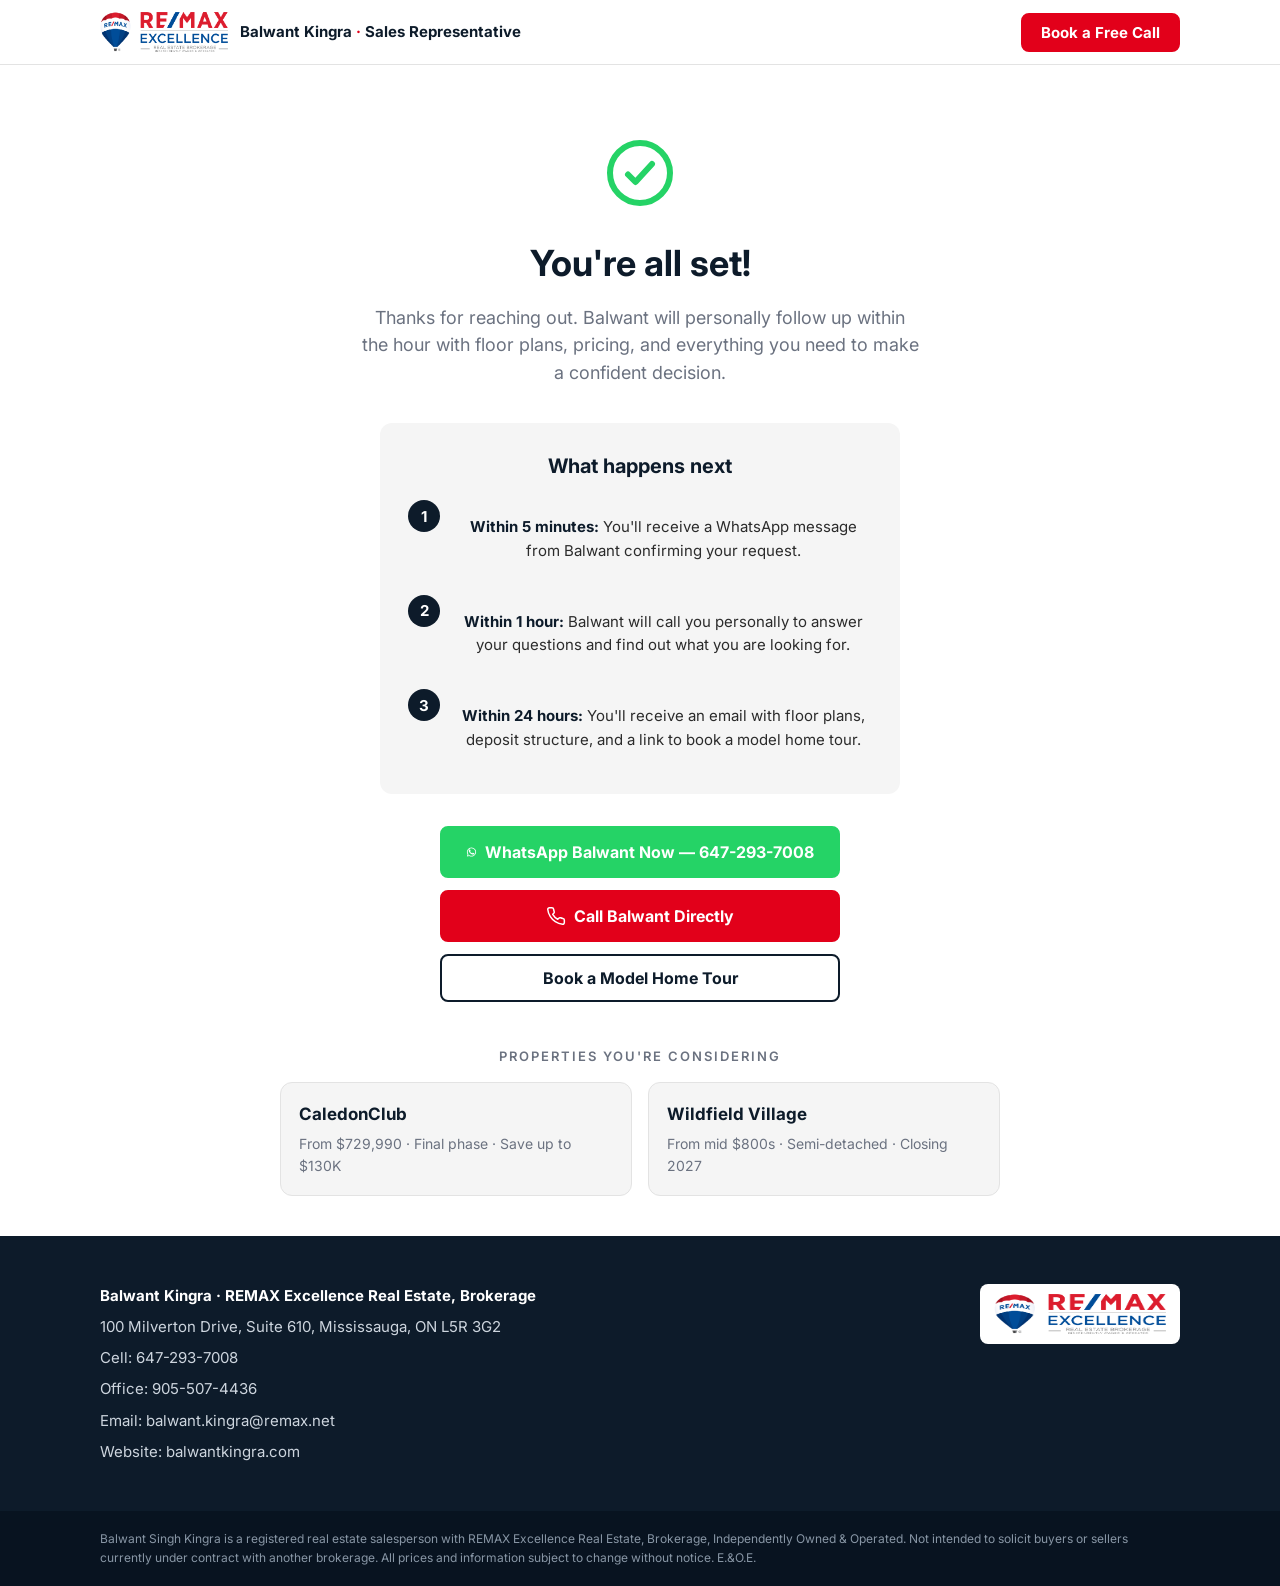
<file: thank-you/index.html>
<!DOCTYPE html>
<html lang="en">
<head>
<meta charset="UTF-8" />
<meta name="viewport" content="width=device-width, initial-scale=1.0" />
<title>Thank You | Balwant Kingra · REMAX Excellence</title>
<meta name="description" content="Thanks for reaching out. Balwant will personally follow up within the hour with floor plans, pricing, and everything you need to make a confident decision." />
<meta name="robots" content="noindex" />
<link rel="canonical" href="https://LP1.balwantkingra.com/thank-you/" />

<!-- Google Tag Manager -->
<script>(function(w,d,s,l,i){w[l]=w[l]||[];w[l].push({'gtm.start':
new Date().getTime(),event:'gtm.js'});var f=d.getElementsByTagName(s)[0],
j=d.createElement(s),dl=l!='dataLayer'?'&l='+l:'';j.async=true;j.src=
'https://www.googletagmanager.com/gtm.js?id='+i+dl;f.parentNode.insertBefore(j,f);
})(window,document,'script','dataLayer','GTM-MJTHQXQ4');</script>
<!-- End Google Tag Manager -->

<!-- Google tag (gtag.js) — GA4 -->
<script async src="https://www.googletagmanager.com/gtag/js?id=G-EL3TT1P3PE"></script>
<script>
  window.dataLayer = window.dataLayer || [];
  function gtag(){dataLayer.push(arguments);}
  gtag('js', new Date());
  gtag('config', 'G-EL3TT1P3PE');
</script>
<!-- End Google tag (gtag.js) -->

<!-- Microsoft Clarity -->
<script type="text/javascript">
    (function(c,l,a,r,i,t,y){
        c[a]=c[a]||function(){(c[a].q=c[a].q||[]).push(arguments)};
        t=l.createElement(r);t.async=1;t.src="https://www.clarity.ms/tag/"+i;
        y=l.getElementsByTagName(r)[0];y.parentNode.insertBefore(t,y);
    })(window, document, "clarity", "script", "x52bghk8mr");
</script>
<!-- End Microsoft Clarity -->

<!-- Meta Pixel Code -->
<script>!function(f,b,e,v,n,t,s){if(f.fbq)return;n=f.fbq=function(){n.callMethod?n.callMethod.apply(n,arguments):n.queue.push(arguments)};if(!f._fbq)f._fbq=n;n.push=n;n.loaded=!0;n.version='2.0';n.queue=[];t=b.createElement(e);t.async=!0;t.src=v;s=b.getElementsByTagName(e)[0];s.parentNode.insertBefore(t,s)}(window, document,'script','https://connect.facebook.net/en_US/fbevents.js');fbq('init', '849360980130589');fbq('track', 'PageView');fbq('track', 'Lead');</script>
<noscript><img height="1" width="1" style="display:none" src="https://www.facebook.com/tr?id=849360980130589&ev=PageView&noscript=1"/></noscript>
<!-- End Meta Pixel Code -->

<link rel="preconnect" href="https://fonts.googleapis.com" />
<link rel="preconnect" href="https://fonts.gstatic.com" crossorigin />
<link href="https://fonts.googleapis.com/css2?family=Inter:wght@400;600;700&display=swap" rel="stylesheet" />

<!-- Calendly -->
<link rel="stylesheet" href="https://assets.calendly.com/assets/external/widget.css" />
<script src="https://assets.calendly.com/assets/external/widget.js" async></script>

<link rel="stylesheet" href="/css/styles.css" />
</head>
<body>
<!-- Google Tag Manager (noscript) -->
<noscript><iframe src="https://www.googletagmanager.com/ns.html?id=GTM-MJTHQXQ4"
height="0" width="0" style="display:none;visibility:hidden"></iframe></noscript>
<!-- End Google Tag Manager (noscript) -->

<!-- ============ NAVIGATION (same as main page) ============ -->
<header class="nav" id="top">
  <div class="nav__inner">
    <a href="/" class="nav__logo">
      <img src="/assets/remax-logo-white.png" alt="REMAX Excellence" class="nav__logo-img" />
      <span class="nav__logo-text">Balwant Kingra <span class="nav__dot">·</span> Sales Representative</span>
    </a>
    <a href="/#lead-form" class="btn btn--red nav__cta">Book a Free Call</a>
  </div>
</header>

<!-- ============ HERO ============ -->
<section class="ty-hero">
  <svg class="ty-check" viewBox="0 0 24 24" fill="none" stroke="currentColor" stroke-width="2" stroke-linecap="round" stroke-linejoin="round" aria-hidden="true">
    <circle cx="12" cy="12" r="10"/>
    <path d="M8 12.5l2.5 2.5L16 9"/>
  </svg>
  <h1 class="ty-hero__title">You're all set!</h1>
  <p class="ty-hero__sub">Thanks for reaching out. Balwant will personally follow up within the hour with floor plans, pricing, and everything you need to make a confident decision.</p>

  <!-- What happens next -->
  <div class="ty-next">
    <h2 class="ty-next__title">What happens next</h2>
    <div class="ty-step">
      <div class="ty-step__num">1</div>
      <p class="ty-step__text"><strong>Within 5 minutes:</strong> You'll receive a WhatsApp message from Balwant confirming your request.</p>
    </div>
    <div class="ty-step">
      <div class="ty-step__num">2</div>
      <p class="ty-step__text"><strong>Within 1 hour:</strong> Balwant will call you personally to answer your questions and find out what you are looking for.</p>
    </div>
    <div class="ty-step">
      <div class="ty-step__num">3</div>
      <p class="ty-step__text"><strong>Within 24 hours:</strong> You'll receive an email with floor plans, deposit structure, and a link to book a model home tour.</p>
    </div>
  </div>

  <!-- Action buttons -->
  <div class="ty-actions">
    <a href="https://wa.me/16472937008?text=Hi%20Balwant%2C%20I%20just%20submitted%20a%20request%20on%20your%20Caledon%20homes%20page.%20Looking%20forward%20to%20hearing%20from%20you." class="btn btn--wa btn--full" target="_blank" rel="noopener">
      <svg viewBox="0 0 24 24" width="20" height="20" fill="currentColor" aria-hidden="true"><path d="M17.5 14.4c-.3-.15-1.77-.87-2.04-.97-.27-.1-.47-.15-.67.15-.2.3-.77.96-.94 1.16-.17.2-.35.22-.65.07-.3-.15-1.26-.46-2.4-1.48-.89-.79-1.49-1.77-1.66-2.07-.17-.3-.02-.46.13-.61.13-.13.3-.35.45-.52.15-.17.2-.3.3-.5.1-.2.05-.37-.02-.52-.08-.15-.67-1.61-.92-2.21-.24-.58-.49-.5-.67-.51l-.57-.01c-.2 0-.52.07-.79.37-.27.3-1.04 1.02-1.04 2.48 0 1.46 1.06 2.87 1.21 3.07.15.2 2.09 3.2 5.07 4.49.71.31 1.26.49 1.69.63.71.22 1.36.19 1.87.12.57-.09 1.77-.72 2.02-1.42.25-.7.25-1.3.17-1.42-.07-.13-.27-.2-.57-.35z"/><path d="M12 2a10 10 0 0 0-8.6 15.06L2 22l5.05-1.32A10 10 0 1 0 12 2zm0 18.2a8.18 8.18 0 0 1-4.17-1.14l-.3-.18-3 .78.8-2.92-.2-.31A8.2 8.2 0 1 1 12 20.2z"/></svg>
      WhatsApp Balwant Now — 647-293-7008
    </a>
    <a href="tel:6472937008" class="btn btn--red btn--full">
      <svg viewBox="0 0 24 24" width="20" height="20" fill="none" stroke="currentColor" stroke-width="1.8" stroke-linecap="round" stroke-linejoin="round" aria-hidden="true"><path d="M22 16.92v3a2 2 0 0 1-2.18 2 19.79 19.79 0 0 1-8.63-3.07 19.5 19.5 0 0 1-6-6 19.79 19.79 0 0 1-3.07-8.67A2 2 0 0 1 4.11 2h3a2 2 0 0 1 2 1.72c.13.96.36 1.9.7 2.81a2 2 0 0 1-.45 2.11L8.09 9.91a16 16 0 0 0 6 6l1.27-1.27a2 2 0 0 1 2.11-.45c.91.34 1.85.57 2.81.7A2 2 0 0 1 22 16.92z"/></svg>
      Call Balwant Directly
    </a>
    <a href="https://wa.me/16472937008?text=Hi%20Balwant%2C%20I'd%20like%20to%20book%20a%20model%20home%20tour%20for%20the%20Caledon%20homes." class="btn btn--outline-navy btn--full" target="_blank" rel="noopener">Book a Model Home Tour</a>
  </div>

  <!-- Property reminder strip -->
  <div class="ty-reminder">
    <p class="ty-reminder__heading">Properties you're considering</p>
    <div class="ty-mini-cards">
      <div class="ty-mini">
        <p class="ty-mini__name">CaledonClub</p>
        <p class="ty-mini__detail">From $729,990 · Final phase · Save up to $130K</p>
      </div>
      <div class="ty-mini">
        <p class="ty-mini__name">Wildfield Village</p>
        <p class="ty-mini__detail">From mid $800s · Semi-detached · Closing 2027</p>
      </div>
    </div>
  </div>
</section>

<!-- ============ FOOTER (same as main page) ============ -->
<footer class="footer">
  <div class="container footer__inner">
    <div class="footer__col">
      <p class="footer__name">Balwant Kingra · REMAX Excellence Real Estate, Brokerage</p>
      <p>100 Milverton Drive, Suite 610, Mississauga, ON L5R 3G2</p>
      <p>Cell: <a href="tel:6472937008">647-293-7008</a></p>
      <p>Office: <a href="tel:9055074436">905-507-4436</a></p>
      <p>Email: <a href="mailto:balwant.kingra@remax.net">balwant.kingra@remax.net</a></p>
      <p>Website: <a href="https://www.balwantkingra.com">balwantkingra.com</a></p>
    </div>
    <div class="footer__col footer__col--logo">
      <img src="/assets/remax-logo-white.png" alt="REMAX Excellence" width="200" height="60" loading="lazy" />
    </div>
  </div>
  <div class="footer__strip">
    <div class="container">
      <p>Balwant Singh Kingra is a registered real estate salesperson with REMAX Excellence Real Estate, Brokerage, Independently Owned &amp; Operated. Not intended to solicit buyers or sellers currently under contract with another brokerage. All prices and information subject to change without notice. E.&amp;O.E.</p>
    </div>
  </div>
</footer>

<!-- ============ MOBILE STICKY BAR ============ -->
<div class="sticky-bar">
  <a href="tel:6472937008" class="sticky-bar__half sticky-bar__call">
    <svg viewBox="0 0 24 24" fill="none" stroke="currentColor" stroke-width="1.8" stroke-linecap="round" stroke-linejoin="round" aria-hidden="true"><path d="M22 16.92v3a2 2 0 0 1-2.18 2 19.79 19.79 0 0 1-8.63-3.07 19.5 19.5 0 0 1-6-6 19.79 19.79 0 0 1-3.07-8.67A2 2 0 0 1 4.11 2h3a2 2 0 0 1 2 1.72c.13.96.36 1.9.7 2.81a2 2 0 0 1-.45 2.11L8.09 9.91a16 16 0 0 0 6 6l1.27-1.27a2 2 0 0 1 2.11-.45c.91.34 1.85.57 2.81.7A2 2 0 0 1 22 16.92z"/></svg>
    <span>Call Now</span>
  </a>
  <a href="https://wa.me/16472937008?text=Hi%20Balwant%2C%20I%20just%20submitted%20a%20request%20on%20your%20Caledon%20homes%20page.%20Looking%20forward%20to%20hearing%20from%20you." class="sticky-bar__half sticky-bar__whatsapp" target="_blank" rel="noopener">
    <svg viewBox="0 0 24 24" fill="currentColor" aria-hidden="true"><path d="M17.5 14.4c-.3-.15-1.77-.87-2.04-.97-.27-.1-.47-.15-.67.15-.2.3-.77.96-.94 1.16-.17.2-.35.22-.65.07-.3-.15-1.26-.46-2.4-1.48-.89-.79-1.49-1.77-1.66-2.07-.17-.3-.02-.46.13-.61.13-.13.3-.35.45-.52.15-.17.2-.3.3-.5.1-.2.05-.37-.02-.52-.08-.15-.67-1.61-.92-2.21-.24-.58-.49-.5-.67-.51l-.57-.01c-.2 0-.52.07-.79.37-.27.3-1.04 1.02-1.04 2.48 0 1.46 1.06 2.87 1.21 3.07.15.2 2.09 3.2 5.07 4.49.71.31 1.26.49 1.69.63.71.22 1.36.19 1.87.12.57-.09 1.77-.72 2.02-1.42.25-.7.25-1.3.17-1.42-.07-.13-.27-.2-.57-.35z"/><path d="M12 2a10 10 0 0 0-8.6 15.06L2 22l5.05-1.32A10 10 0 1 0 12 2zm0 18.2a8.18 8.18 0 0 1-4.17-1.14l-.3-.18-3 .78.8-2.92-.2-.31A8.2 8.2 0 1 1 12 20.2z"/></svg>
    <span>WhatsApp</span>
  </a>
</div>

<script src="/js/script.js"></script>
</body>
</html>
</file>
<file: css/styles.css>
/* =====================================================
   Balwant Kingra · REMAX Excellence — Caledon Homes LP
   Colour palette:
     --red:    #E2001A  REMAX red (buttons, badges, accents)
     --navy:   #0D1B2A  dark navy (nav, headers, dark sections)
     --white:  #FFFFFF
     --grey:   #F5F5F5  light grey section backgrounds
     --wa:     #25D366  WhatsApp green
   Font: Inter (400 / 600 / 700)
   ===================================================== */

:root {
  --red: #E2001A;
  --red-dark: #b80015;
  --navy: #0D1B2A;
  --navy-light: #1a2c40;
  --white: #FFFFFF;
  --grey: #F5F5F5;
  --wa: #25D366;
  --wa-dark: #1da851;
  --amber: #F39C12;
  --amber-text: #412402;
  --text: #2b2b2b;
  --text-muted: #6b7280;
  --border: #e3e3e3;
  --maxw: 1120px;
  --radius: 12px;
  --shadow: 0 6px 24px rgba(13, 27, 42, 0.08);
}

* { box-sizing: border-box; }

html { scroll-behavior: smooth; }

html, body { overflow-x: hidden; max-width: 100%; }

body {
  margin: 0;
  font-family: 'Inter', -apple-system, BlinkMacSystemFont, 'Segoe UI', Roboto, sans-serif;
  font-weight: 400;
  color: var(--text);
  line-height: 1.55;
  background: var(--white);
  -webkit-font-smoothing: antialiased;
}

img { max-width: 100%; display: block; }

a { color: inherit; }

/* ---------- Layout helpers ---------- */
.container {
  width: 100%;
  max-width: var(--maxw);
  margin: 0 auto;
  padding: 0 20px;
}
.container--narrow { max-width: 820px; }
.container--form { max-width: 640px; }

.section { padding: 64px 0; }
.section--white { background: var(--white); }
.section--grey { background: var(--grey); }
.section--navy { background: var(--navy); color: var(--white); }

.section__heading {
  font-size: 30px;
  font-weight: 700;
  color: var(--navy);
  text-align: center;
  margin: 0 0 32px;
  line-height: 1.25;
}
.section--navy .section__heading { color: var(--white); }

.section__subheading {
  text-align: center;
  color: var(--text-muted);
  margin: -16px auto 32px;
  max-width: 620px;
}
.section__body {
  text-align: center;
  color: var(--text);
  font-size: 18px;
  margin: 0 auto 36px;
  max-width: 700px;
}

/* ---------- Buttons ---------- */
.btn {
  display: inline-flex;
  align-items: center;
  justify-content: center;
  gap: 8px;
  font-family: inherit;
  font-weight: 700;
  font-size: 16px;
  line-height: 1;
  padding: 14px 24px;
  border-radius: 8px;
  border: 2px solid transparent;
  cursor: pointer;
  text-decoration: none;
  transition: background-color .15s ease, color .15s ease, transform .05s ease;
  white-space: nowrap;
}
.btn:active { transform: translateY(1px); }

.btn--red { background: var(--red); color: #fff; border-color: var(--red); }
.btn--red:hover { background: var(--red-dark); border-color: var(--red-dark); }

.btn--navy { background: var(--navy); color: #fff; border-color: var(--navy); }
.btn--navy:hover { background: var(--navy-light); border-color: var(--navy-light); }

.btn--outline-white { background: transparent; color: #fff; border-color: #fff; }
.btn--outline-white:hover { background: rgba(255,255,255,.12); }

.btn--outline-navy { background: transparent; color: var(--navy); border-color: var(--navy); }
.btn--outline-navy:hover { background: rgba(13,27,42,.06); }

.btn--full { width: 100%; }

/* ---------- Pills / badges ---------- */
.pill {
  display: inline-block;
  font-size: 13px;
  font-weight: 600;
  padding: 6px 14px;
  border-radius: 999px;
  line-height: 1.2;
}
.pill--red { background: var(--red); color: #fff; }
.pill--amber { background: var(--amber); color: var(--amber-text); }

/* ============ SECTION 1 — NAVIGATION ============ */
.nav {
  position: sticky;
  top: 0;
  z-index: 100;
  background: var(--white);
  border-bottom: 1px solid var(--border);
}
.nav__inner {
  max-width: var(--maxw);
  margin: 0 auto;
  padding: 12px 20px;
  display: flex;
  align-items: center;
  justify-content: space-between;
  gap: 12px;
}
.nav__logo {
  font-weight: 700;
  font-size: 17px;
  color: var(--navy);
  text-decoration: none;
  display: flex;
  align-items: center;
  gap: 12px;
}
.nav__logo-img {
  height: 40px;
  width: auto;
  display: block;
}
.nav__logo-text {
  font-size: 15px;
  font-weight: 700;
  color: var(--navy);
  line-height: 1.2;
}
.nav__dot { color: var(--red); }
.nav__cta { padding: 10px 18px; font-size: 15px; }

/* ============ SECTION 2 — HERO ============ */
.hero {
  position: relative;
  width: 100%;
  min-height: 86vh;
  display: flex;
  align-items: center;
  justify-content: center;
  text-align: center;
  background-image: url('../assets/hero.png');
  background-size: cover;
  background-position: center;
  color: #fff;
  overflow: hidden;
}
.hero__overlay {
  position: absolute;
  inset: 0;
  background: rgba(13, 27, 42, 0.65); /* navy @ 65% */
}
.hero__content {
  position: relative;
  z-index: 1;
  max-width: 820px;
  padding: 80px 20px;
}
.hero__title {
  font-size: 44px;
  font-weight: 700;
  line-height: 1.15;
  margin: 18px 0 16px;
}
.hero__sub {
  font-size: 18px;
  font-weight: 400;
  max-width: 640px;
  margin: 0 auto 28px;
  color: rgba(255,255,255,.92);
}
.hero__buttons {
  display: flex;
  gap: 14px;
  justify-content: center;
  flex-wrap: wrap;
}

/* ============ SOCIAL PROOF BAR ============ */
.proof-bar {
  background: var(--navy);
  padding: 22px 0;
}
.proof-bar__grid {
  display: grid;
  grid-template-columns: repeat(4, 1fr);
  gap: 16px;
  text-align: center;
}
.proof-bar__item {
  display: flex;
  flex-direction: column;
  gap: 2px;
}
.proof-bar__number {
  font-size: 22px;
  font-weight: 700;
  color: #fff;
}
.proof-bar__text {
  font-size: 13px;
  color: #b9c2cc;
}

/* ============ TOP ANNOUNCEMENT / FOMO BAR ============ */
.announce {
  background: var(--red);
  color: #fff;
  font-size: 14px;
}
.announce__inner {
  max-width: var(--maxw);
  margin: 0 auto;
  padding: 9px 20px;
  display: flex;
  align-items: center;
  justify-content: center;
  gap: 10px;
  text-align: center;
  color: inherit;
  text-decoration: none;
  cursor: pointer;
}
.announce__arrow {
  flex-shrink: 0;
  font-weight: 700;
  white-space: nowrap;
  background: rgba(255, 255, 255, .22);
  padding: 3px 11px;
  border-radius: 999px;
  transition: transform .15s ease, background .15s ease;
}
.announce__inner:hover .announce__arrow,
.announce__inner:focus-visible .announce__arrow {
  background: rgba(255, 255, 255, .34);
  transform: translateX(3px);
}
.announce__dot {
  width: 9px; height: 9px;
  border-radius: 50%;
  background: #fff;
  flex-shrink: 0;
  animation: announce-pulse 1.4s ease-in-out infinite;
}
@keyframes announce-pulse {
  0%, 100% { opacity: 1; transform: scale(1); }
  50% { opacity: .4; transform: scale(.7); }
}
.announce__text strong { font-weight: 700; }

/* ============ FOMO / URGENCY STRIP ============ */
.urgency {
  background: var(--navy);
  color: #fff;
  padding: 28px 0;
}
.urgency__inner {
  display: flex;
  align-items: center;
  justify-content: space-between;
  gap: 32px;
  flex-wrap: wrap;
}
.urgency__left { flex: 1; min-width: 280px; }
.urgency__pill {
  display: inline-block;
  background: var(--amber);
  color: var(--amber-text);
  font-size: 12px;
  font-weight: 700;
  text-transform: uppercase;
  letter-spacing: 1px;
  padding: 5px 12px;
  border-radius: 999px;
  margin-bottom: 10px;
}
.urgency__text { margin: 0; font-size: 16px; color: #e6ebf1; line-height: 1.55; }
.urgency__text strong { color: #fff; }
.urgency__stats { display: flex; gap: 28px; }
.urgency__stat { text-align: center; }
.urgency__num {
  display: block;
  font-size: 34px;
  font-weight: 700;
  color: var(--red);
  line-height: 1.1;
}
.urgency__label { font-size: 12px; color: #b9c2cc; }

/* ============ EMOTIONAL CONNECT ============ */
.emotion { text-align: center; }
.emotion__pill { margin-bottom: 14px; }
.emotion__heading { margin-bottom: 22px; }
.emotion__lead {
  font-size: 20px;
  font-weight: 600;
  color: var(--navy);
  line-height: 1.5;
  margin: 0 auto 20px;
  max-width: 720px;
}
.emotion__body {
  font-size: 17px;
  color: var(--text);
  line-height: 1.65;
  margin: 0 auto 18px;
  max-width: 720px;
}
.emotion__quote {
  background: var(--grey);
  border-left: 4px solid var(--red);
  border-radius: 8px;
  padding: 24px 28px;
  margin: 32px auto;
  max-width: 680px;
  text-align: left;
}
.emotion__quote p {
  font-size: 18px;
  font-style: italic;
  color: var(--navy);
  margin: 0 0 12px;
  line-height: 1.55;
}
.emotion__quote cite {
  font-style: normal;
  font-weight: 600;
  color: var(--text-muted);
  font-size: 14px;
}
.emotion__cta { margin-top: 8px; }

/* ============ IMAGE GALLERY — infinite scroll ============ */
.gallery {
  overflow: hidden;
  background: var(--white);
  padding: 24px 0;
}
.gallery__track {
  display: flex;
  gap: 16px;
  width: max-content;
  animation: gallery-scroll 40s linear infinite;
}
.gallery__track img {
  height: 220px;
  width: auto;
  border-radius: 10px;
  object-fit: cover;
  flex-shrink: 0;
}
@keyframes gallery-scroll {
  0% { transform: translateX(0); }
  100% { transform: translateX(-50%); }
}
.gallery:hover .gallery__track {
  animation-play-state: paused;
}

@media (max-width: 768px) {
  .gallery__track img { height: 160px; }
  .gallery { padding: 16px 0; }
}

/* ============ SECTION 3 — PROPERTY CARDS ============ */
.cards {
  display: grid;
  grid-template-columns: repeat(2, 1fr);
  gap: 28px;
}
.card {
  background: #fff;
  border: 1px solid var(--border);
  border-radius: var(--radius);
  overflow: hidden;
  display: flex;
  flex-direction: column;
  box-shadow: var(--shadow);
}
.card__media { position: relative; }
.card__media img { width: 100%; height: 240px; object-fit: cover; }
.card__badge { position: absolute; top: 14px; left: 14px; }
.card__body { padding: 22px; display: flex; flex-direction: column; flex: 1; }
.card__name { font-size: 24px; font-weight: 700; color: var(--navy); margin: 0 0 4px; }
.card__meta { font-size: 13px; color: var(--text-muted); margin: 0 0 14px; }
.card__price { font-size: 26px; font-weight: 700; color: var(--red); margin: 0 0 4px; }
.card__save { font-weight: 700; color: var(--navy); margin: 0 0 8px; }
.card__type { color: var(--text-muted); margin: 0 0 14px; }
.card__list { list-style: none; padding: 0; margin: 0 0 14px; }
.card__list li {
  position: relative;
  padding-left: 24px;
  margin-bottom: 9px;
  font-size: 15px;
}
.card__list li::before {
  content: "";
  position: absolute;
  left: 0; top: 7px;
  width: 8px; height: 8px;
  border-radius: 50%;
  background: var(--red);
}
.card__fine { font-size: 12px; color: var(--text-muted); margin: 0 0 16px; }
.card .btn { margin-top: auto; }
.card__specs {
  display: flex;
  gap: 12px;
  flex-wrap: wrap;
  margin-bottom: 14px;
}
.card__specs span {
  background: var(--grey);
  border: 1px solid var(--border);
  border-radius: 6px;
  padding: 5px 10px;
  font-size: 13px;
  font-weight: 600;
  color: var(--navy);
}

/* Models teaser grid */
.models {
  margin-top: 40px;
  text-align: center;
}
.models__heading {
  font-size: 22px;
  font-weight: 700;
  color: var(--navy);
  margin: 0 0 8px;
}
.models__sub {
  color: var(--text-muted);
  font-size: 15px;
  margin: 0 0 24px;
}
.models__grid {
  display: grid;
  grid-template-columns: repeat(3, 1fr);
  gap: 16px;
}
.models__item {
  background: #fff;
  border: 1px solid var(--border);
  border-radius: var(--radius);
  padding: 18px 14px;
  display: flex;
  flex-direction: column;
  gap: 4px;
  cursor: pointer;
  transition: border-color .15s ease, box-shadow .15s ease, transform .05s ease;
}
.models__item:hover,
.models__item:focus-visible {
  border-color: var(--red);
  box-shadow: var(--shadow);
  outline: none;
}
.models__item:active { transform: translateY(1px); }
.models__name {
  font-weight: 700;
  color: var(--navy);
  font-size: 16px;
}
.models__detail {
  font-size: 13px;
  color: var(--text-muted);
}
.models__size {
  font-size: 14px;
  font-weight: 600;
  color: var(--red);
  margin-top: 4px;
}
.models__cta {
  font-size: 13px;
  font-weight: 700;
  color: var(--navy);
  margin-top: 8px;
}
.models__action { margin-top: 24px; }

/* Centered call-to-action wrapper for in-page "Book a Call" buttons */
.section__cta { margin-top: 28px; text-align: center; }

/* ============ SECTION 4 — WHY CALEDON ============ */
.features {
  display: grid;
  grid-template-columns: repeat(4, 1fr);
  gap: 24px;
  margin-bottom: 40px;
}
.feature { text-align: center; padding: 8px; }
.feature__icon {
  width: 44px; height: 44px;
  color: var(--red);
  margin: 0 auto 12px;
}
.feature__label { font-size: 18px; font-weight: 700; color: var(--navy); margin: 0 0 4px; }
.feature__sub { font-size: 14px; color: var(--text-muted); margin: 0; }

.map {
  width: 100%;
  border-radius: var(--radius);
  overflow: hidden;
  box-shadow: var(--shadow);
}
.map iframe {
  width: 100%;
  height: 300px;
  border: 0;
  display: block;
}

/* ============ SECTION 5 — FIRST-TIME BUYER ============ */
.trust {
  display: grid;
  grid-template-columns: repeat(3, 1fr);
  gap: 28px;
}
.trust__item { text-align: center; padding: 8px; }
.trust__icon {
  width: 40px; height: 40px;
  color: var(--red);
  margin: 0 auto 12px;
}
.trust__label { font-size: 18px; font-weight: 700; color: var(--navy); margin: 0 0 4px; }
.trust__text { font-size: 14px; color: var(--text-muted); margin: 0; }

/* ============ SECTION 6 — ABOUT BALWANT ============ */
.about {
  display: grid;
  grid-template-columns: 320px 1fr;
  gap: 48px;
  align-items: center;
}
.about__media { display: flex; justify-content: center; }
.about__photo {
  width: 280px; height: 280px;
  object-fit: cover;
  border-radius: 18px;
  border: 4px solid rgba(255,255,255,.85);
}
.about__label {
  color: var(--red);
  text-transform: uppercase;
  letter-spacing: 2px;
  font-size: 13px;
  font-weight: 700;
  margin: 0 0 8px;
}
.about__name { font-size: 30px; font-weight: 700; margin: 0 0 4px; color: #fff; }
.about__title { color: #b9c2cc; margin: 0 0 18px; }
.about__bio { color: #cdd5de; margin: 0 0 18px; }
.about__stars { color: #FFC107; font-size: 20px; letter-spacing: 2px; margin: 0 0 18px; }
.about__reviews { color: #b9c2cc; font-size: 14px; letter-spacing: 0; vertical-align: middle; }
.about__remax {
  margin: 0 0 22px;
  height: auto;
  background: #fff;
  padding: 10px 14px;
  border-radius: 8px;
}

/* ============ SECTION 7 — LEAD FORM ============ */
.form { margin-top: 8px; }
.field { margin-bottom: 18px; }
.field label,
.field__legend {
  display: block;
  font-weight: 600;
  font-size: 15px;
  color: var(--navy);
  margin-bottom: 6px;
}
.field__optional { color: var(--text-muted); font-weight: 400; }
.field input[type="text"],
.field input[type="tel"],
.field input[type="email"],
.field select {
  width: 100%;
  font-family: inherit;
  font-size: 16px;
  padding: 13px 14px;
  border: 1px solid var(--border);
  border-radius: 8px;
  background: #fff;
  color: var(--text);
  appearance: none;
}
.field select {
  background-image: url("data:image/svg+xml,%3Csvg xmlns='http://www.w3.org/2000/svg' width='14' height='14' viewBox='0 0 24 24' fill='none' stroke='%236b7280' stroke-width='2'%3E%3Cpath d='M6 9l6 6 6-6'/%3E%3C/svg%3E");
  background-repeat: no-repeat;
  background-position: right 14px center;
  padding-right: 40px;
}
.field input:focus,
.field select:focus {
  outline: none;
  border-color: var(--red);
  box-shadow: 0 0 0 3px rgba(226,0,26,.12);
}
.field input.is-invalid,
.field select.is-invalid { border-color: var(--red); }

.radios { display: flex; gap: 24px; padding-top: 4px; }
.radio {
  display: inline-flex;
  align-items: center;
  gap: 8px;
  font-weight: 400;
  color: var(--text);
  cursor: pointer;
}
.radio input { width: 18px; height: 18px; accent-color: var(--red); }

.field__error {
  display: block;
  color: var(--red);
  font-size: 13px;
  margin-top: 5px;
  min-height: 0;
}

.btn--submit {
  height: 52px;
  font-size: 16px;
  margin-top: 6px;
  position: relative;
}
.spinner {
  width: 20px; height: 20px;
  border: 3px solid rgba(255,255,255,.45);
  border-top-color: #fff;
  border-radius: 50%;
  display: none;
  animation: spin .7s linear infinite;
}
.btn--submit.is-loading .btn__label { visibility: hidden; }
.btn--submit.is-loading .spinner { display: inline-block; position: absolute; }
@keyframes spin { to { transform: rotate(360deg); } }

.form__error {
  color: var(--red);
  font-size: 14px;
  text-align: center;
  margin: 14px 0 0;
  min-height: 0;
}
.form__privacy {
  font-size: 12px;
  color: var(--text-muted);
  text-align: center;
  margin: 16px 0 0;
  line-height: 1.5;
}

/* ============ SECTION 8 — FOOTER ============ */
.footer { background: var(--navy); color: #cdd5de; }
.footer__inner {
  display: grid;
  grid-template-columns: 1fr auto;
  gap: 32px;
  padding-top: 48px;
  padding-bottom: 40px;
  align-items: start;
}
.footer__col p { margin: 0 0 8px; font-size: 15px; }
.footer__name { font-weight: 700; color: #fff; font-size: 17px; }
.footer__col a { color: #cdd5de; text-decoration: none; }
.footer__col a:hover { color: #fff; text-decoration: underline; }
.footer__col--logo { display: flex; align-items: flex-start; }
.footer__col--logo img {
  background: #fff;
  padding: 10px 14px;
  border-radius: 8px;
}
.footer__strip { background: #081320; }
.footer__strip p {
  font-size: 12px;
  color: #8896a5;
  padding: 18px 0;
  margin: 0;
  line-height: 1.6;
}

/* ============ SECTION 9 — MOBILE STICKY BAR ============ */
.sticky-bar {
  display: none;
  position: fixed;
  bottom: 0; left: 0; right: 0;
  height: 56px;
  z-index: 200;
}
.sticky-bar__half {
  flex: 1;
  display: flex;
  align-items: center;
  justify-content: center;
  gap: 8px;
  color: #fff;
  font-weight: 700;
  font-size: 16px;
  text-decoration: none;
  height: 100%;
  transition: filter .1s ease;
}
.sticky-bar__half svg { width: 20px; height: 20px; }
.sticky-bar__call { background: var(--navy); }
.sticky-bar__call:active { background: #081320; }
.sticky-bar__whatsapp { background: var(--wa); }
.sticky-bar__whatsapp:active { background: var(--wa-dark); }

/* ============ THANK-YOU PAGE ============ */
.ty-hero {
  text-align: center;
  padding: 72px 20px 40px;
  background: #fff;
}
.ty-check {
  width: 72px; height: 72px;
  color: var(--wa);
  margin: 0 auto 20px;
}
.ty-hero__title { font-size: 36px; font-weight: 700; color: var(--navy); margin: 0 0 12px; }
.ty-hero__sub { color: var(--text-muted); max-width: 560px; margin: 0 auto; font-size: 18px; }

.ty-next {
  background: var(--grey);
  border-radius: var(--radius);
  max-width: 520px;
  margin: 36px auto 0;
  padding: 28px;
}
.ty-next__title { font-size: 20px; font-weight: 700; color: var(--navy); margin: 0 0 18px; }
.ty-step { display: flex; gap: 14px; margin-bottom: 18px; }
.ty-step:last-child { margin-bottom: 0; }
.ty-step__num {
  flex: 0 0 auto;
  width: 32px; height: 32px;
  border-radius: 50%;
  background: var(--navy);
  color: #fff;
  font-weight: 700;
  display: flex;
  align-items: center;
  justify-content: center;
  font-size: 15px;
}
.ty-step__text { font-size: 15px; }
.ty-step__text strong { color: var(--navy); }

.ty-actions {
  max-width: 400px;
  margin: 32px auto 0;
  display: flex;
  flex-direction: column;
  gap: 12px;
}
.btn--wa { background: var(--wa); color: #fff; border-color: var(--wa); }
.btn--wa:hover { background: var(--wa-dark); border-color: var(--wa-dark); }

.ty-reminder { max-width: 720px; margin: 44px auto 0; text-align: center; }
.ty-reminder__heading {
  font-size: 13px;
  text-transform: uppercase;
  letter-spacing: 2px;
  color: var(--text-muted);
  font-weight: 600;
  margin: 0 0 16px;
}
.ty-mini-cards {
  display: grid;
  grid-template-columns: repeat(2, 1fr);
  gap: 16px;
}
.ty-mini {
  background: var(--grey);
  border: 1px solid var(--border);
  border-radius: var(--radius);
  padding: 18px;
  text-align: left;
}
.ty-mini__name { font-weight: 700; color: var(--navy); margin: 0 0 6px; font-size: 17px; }
.ty-mini__detail { font-size: 14px; color: var(--text-muted); margin: 0; }

/* =====================================================
   RESPONSIVE — mobile first adjustments
   ===================================================== */

/* ============ HERO LINKS (Task 2) ============ */
.hero__link {
  color: #fff;
  text-decoration: none;
  border-bottom: 2px solid rgba(255,255,255,.45);
  transition: border-color .15s ease, background .15s ease;
  padding-bottom: 1px;
}
.hero__link:hover,
.hero__link:focus-visible {
  border-color: #fff;
  background: rgba(255,255,255,.1);
  outline: none;
}
.hero__link--sub {
  color: rgba(255,255,255,.92);
  border-bottom-color: rgba(255,255,255,.35);
}
.hero__link--sub:hover,
.hero__link--sub:focus-visible {
  color: #fff;
  border-color: #fff;
}

/* ============ QUICK-JUMP CHIPS (Task 3) ============ */
.hero__chips {
  display: flex;
  gap: 10px;
  justify-content: center;
  flex-wrap: wrap;
  margin-top: 20px;
}
.chip {
  display: inline-flex;
  align-items: center;
  padding: 9px 18px;
  border-radius: 999px;
  font-size: 14px;
  font-weight: 600;
  color: #fff;
  background: rgba(255,255,255,.12);
  border: 1.5px solid rgba(255,255,255,.4);
  text-decoration: none;
  transition: background .15s ease, border-color .15s ease, transform .05s ease;
  cursor: pointer;
}
.chip:hover,
.chip:focus-visible {
  background: rgba(255,255,255,.22);
  border-color: #fff;
  outline: none;
}
.chip:active { transform: translateY(1px); }
.chip--accent {
  background: var(--red);
  border-color: var(--red);
}
.chip--accent:hover,
.chip--accent:focus-visible {
  background: var(--red-dark);
  border-color: var(--red-dark);
}

/* ============ MOBILE-ONLY CTA (Task 4) ============ */
.mobile-cta {
  display: none;
  padding: 16px;
  background: var(--grey);
}

/* ============ MOBILE-ONLY MODELS (Task 5) ============ */
.mobile-models {
  display: none;
  padding: 24px 0;
  background: var(--grey);
}
.mobile-models__heading {
  font-size: 18px;
  font-weight: 700;
  color: var(--navy);
  margin: 0 0 14px;
  text-align: center;
}
.mobile-models__grid {
  display: grid;
  grid-template-columns: 1fr;
  gap: 10px;
}
.mobile-models__item {
  background: #fff;
  border: 1px solid var(--border);
  border-left: 4px solid var(--red);
  border-radius: var(--radius);
  padding: 14px 16px;
  display: flex;
  flex-direction: column;
  gap: 3px;
  cursor: pointer;
  transition: border-color .15s ease, box-shadow .15s ease;
}
.mobile-models__item:hover,
.mobile-models__item:focus-visible {
  border-color: var(--red);
  box-shadow: var(--shadow);
  outline: none;
}
.mobile-models__item:active { transform: translateY(1px); }
.mobile-models__name {
  font-weight: 700;
  color: var(--navy);
  font-size: 15px;
}
.mobile-models__detail {
  font-size: 13px;
  color: var(--text-muted);
}
.mobile-models__cta {
  font-size: 13px;
  font-weight: 700;
  color: var(--red);
  margin-top: 4px;
}

/* ============ MODELS AFFORDANCE ENHANCEMENTS (Task 6) ============ */
.models__item {
  border-left: 4px solid transparent;
}
.models__item:hover,
.models__item:focus-visible {
  border-left-color: var(--red);
  background: rgba(226,0,26,.03);
}
.models__cta {
  color: var(--red);
  font-weight: 700;
}
@media (max-width: 900px) {
  .about { grid-template-columns: 1fr; gap: 28px; text-align: center; }
  .about__label { text-align: center; }
  .about__remax { margin-left: auto; margin-right: auto; }
}

@media (max-width: 768px) {
  .section { padding: 44px 0; }
  .section__heading { font-size: 24px; line-height: 1.3; }
  .container { padding: 0 16px; }

  /* ---- HEADER FIX: stop logo + button overlap ---- */
  .nav__inner { padding: 10px 16px; gap: 10px; }
  .nav__logo { gap: 8px; min-width: 0; flex: 1; }
  .nav__logo-img { height: 32px; }
  .nav__logo-text { font-size: 12px; }
  .nav__cta { padding: 9px 14px; font-size: 13px; flex-shrink: 0; }

  .hero { min-height: 88vh; }
  .hero__title { font-size: 28px; line-height: 1.2; }
  .hero__sub { font-size: 15px; }
  .hero__content { padding: 60px 18px; }
  .hero__buttons { flex-direction: column; }
  .hero__buttons .btn { width: 100%; }

  /* Task 3: chips wrap on mobile */
  .hero__chips { gap: 8px; }
  .chip { padding: 8px 14px; font-size: 13px; }

  /* Task 4: show mobile CTA */
  .mobile-cta { display: block; }

  /* Task 5: show mobile models */
  .mobile-models { display: block; }

  .proof-bar__grid { grid-template-columns: repeat(2, 1fr); gap: 16px; }
  .proof-bar__number { font-size: 19px; }

  .urgency__inner { flex-direction: column; align-items: flex-start; gap: 18px; }
  .urgency__stats { width: 100%; justify-content: space-around; }
  .urgency__num { font-size: 30px; }

  .emotion__lead { font-size: 17px; }
  .emotion__body { font-size: 15px; }
  .emotion__quote { padding: 20px; }
  .emotion__quote p { font-size: 16px; }

  .announce { font-size: 12px; }
  .announce__inner { padding: 8px 14px; gap: 8px; }

  .cards { grid-template-columns: 1fr; gap: 20px; }
  .models__grid { grid-template-columns: 1fr; }
  .card__media img { height: 210px; }

  .features { grid-template-columns: repeat(2, 1fr); gap: 20px; }
  .trust { grid-template-columns: 1fr; gap: 20px; }

  .map iframe { height: 220px; }

  .about { gap: 24px; }
  .about__photo { width: 220px; height: 220px; }
  .about__name { font-size: 26px; }

  .footer__inner { grid-template-columns: 1fr; gap: 24px; }
  .footer__col--logo { justify-content: flex-start; }

  .ty-mini-cards { grid-template-columns: 1fr; }

  /* show sticky bar + keep content clear of it */
  .sticky-bar { display: flex; }
  body { padding-bottom: 56px; }
  .ty-hero__title { font-size: 26px; }
  .ty-hero__sub { font-size: 16px; }
}

/* ---- Small phones (iPhone SE, older Android) ---- */
@media (max-width: 480px) {
  .nav__logo-text { display: none; } /* keep only the REMAX logo image */
  .nav__logo-img { height: 34px; }
  .nav__cta { padding: 10px 16px; font-size: 14px; }

  .section__heading { font-size: 22px; }
  .hero__title { font-size: 25px; }
  .card__price { font-size: 23px; }
  .card__specs span { font-size: 12px; padding: 4px 8px; }
  .proof-bar__grid { gap: 12px; }
  .proof-bar__text { font-size: 12px; }
  .urgency__num { font-size: 26px; }
  .field input, .field select { font-size: 16px; } /* 16px prevents iOS zoom-on-focus */
}

/* ---- Tablet range ---- */
@media (min-width: 769px) and (max-width: 980px) {
  .features { grid-template-columns: repeat(4, 1fr); }
  .about { grid-template-columns: 280px 1fr; gap: 32px; }
}

/* =====================================================
   HEATMAP OPTIMIZATIONS (Clarity insights)
   - Low mobile scroll depth -> scroll cue + tighter hero
   - Dead clicks on text/cards -> full-card tap targets
   - Weak CTA pull -> pulsing primary CTA + assurance line
   ===================================================== */

/* Reassurance microcopy under the hero CTA */
.hero__assurance {
  font-size: 14px;
  font-weight: 600;
  color: rgba(255, 255, 255, .9);
  margin: 16px 0 0;
  letter-spacing: .2px;
}

/* Primary CTA pulse to draw the eye above the fold */
.btn--pulse { animation: cta-pulse 2.2s ease-in-out infinite; }
@keyframes cta-pulse {
  0%, 100% { box-shadow: 0 0 0 0 rgba(226, 0, 26, .55); }
  50% { box-shadow: 0 0 0 14px rgba(226, 0, 26, 0); }
}

/* Animated scroll-down cue — signals there's more below the fold */
.hero__scroll {
  position: absolute;
  left: 50%;
  bottom: 16px;
  transform: translateX(-50%);
  z-index: 2;
  display: inline-flex;
  flex-direction: column;
  align-items: center;
  gap: 2px;
  color: #fff;
  text-decoration: none;
  font-size: 12px;
  font-weight: 700;
  text-transform: uppercase;
  letter-spacing: 1.5px;
  opacity: .92;
  transition: opacity .15s ease;
}
.hero__scroll:hover,
.hero__scroll:focus-visible { opacity: 1; outline: none; }
.hero__scroll-chevron {
  width: 26px;
  height: 26px;
  animation: cue-bounce 1.6s ease-in-out infinite;
}
@keyframes cue-bounce {
  0%, 100% { transform: translateY(0); }
  50% { transform: translateY(6px); }
}

/* Whole property card is tappable (kills dead clicks on card text/images) */
.js-card { cursor: pointer; }
.js-card:hover {
  border-color: var(--red);
  box-shadow: 0 10px 30px rgba(13, 27, 42, 0.14);
}

/* Respect reduced-motion preferences */
@media (prefers-reduced-motion: reduce) {
  .btn--pulse,
  .hero__scroll-chevron { animation: none; }
}

/* Mobile: shrink the hero so the next section peeks, leave room for the cue */
@media (max-width: 768px) {
  .hero { min-height: 64vh; }
  .hero__content { padding: 28px 18px 66px; }
  .hero__title { margin: 12px 0 14px; }
  .hero__assurance { font-size: 13px; margin-top: 14px; }
  .hero__chips { margin-top: 16px; }
  .hero__scroll-text { font-size: 11px; }
  .announce__inner { flex-wrap: wrap; gap: 6px 8px; }
  .announce__arrow { font-size: 11px; padding: 2px 9px; }
}

/* =====================================================
   FORM-FIRST HERO REDESIGN
   Simplified, form above the fold, FOMO countdown,
   women/family-oriented messaging.
   ===================================================== */

/* Hook / copy column */
.lead-hero__copy .pill { margin-bottom: 14px; }
.lead-hero__title {
  font-size: 40px;
  line-height: 1.1;
  font-weight: 700;
  margin: 0 0 14px;
  letter-spacing: -0.5px;
}
.lead-hero__sub {
  font-size: 17px;
  line-height: 1.6;
  color: rgba(255, 255, 255, .9);
  margin: 0 0 22px;
  max-width: 30em;
}
.lead-hero__sub strong { color: #fff; }

/* FOMO block */
.fomo {
  background: rgba(255, 255, 255, .08);
  border: 1px solid rgba(255, 255, 255, .18);
  border-radius: 14px;
  padding: 16px 18px;
  max-width: 380px;
}
.fomo__label {
  display: block;
  font-size: 12px;
  font-weight: 700;
  text-transform: uppercase;
  letter-spacing: 1.5px;
  color: rgba(255, 255, 255, .85);
  margin-bottom: 10px;
}
.countdown { display: flex; gap: 8px; }
.countdown__unit {
  flex: 1;
  background: rgba(0, 0, 0, .28);
  border-radius: 10px;
  padding: 8px 4px;
  text-align: center;
}
.countdown__num {
  display: block;
  font-size: 28px;
  font-weight: 700;
  line-height: 1;
  font-variant-numeric: tabular-nums;
}
.countdown__label {
  display: block;
  font-size: 10px;
  text-transform: uppercase;
  letter-spacing: 1px;
  opacity: .75;
  margin-top: 4px;
}
.fomo__units {
  margin: 12px 0 0;
  font-size: 14px;
  font-weight: 600;
  color: rgba(255, 255, 255, .92);
}
.fomo__units strong { color: var(--red-light, #ff6b6b); }
.fomo__ast { opacity: .7; }

/* Form card */
.lead-hero__form-card {
  background: #fff;
  color: var(--navy, #0D1B2A);
  border-radius: 16px;
  padding: 26px 24px;
  box-shadow: 0 24px 60px rgba(0, 0, 0, .35);
  position: relative;
}
.form-card__title {
  font-size: 22px;
  font-weight: 700;
  margin: 0 0 6px;
  color: var(--navy, #0D1B2A);
}
.form-card__sub {
  font-size: 14px;
  line-height: 1.5;
  color: #5a6472;
  margin: 0 0 18px;
}
.lead-hero__form-card .form { margin-top: 0; }

/* Trust points + proof (below the form on mobile) */
.lead-hero__points {
  list-style: none;
  padding: 0;
  margin: 4px 0 0;
  display: grid;
  gap: 10px;
}
.lead-hero__points li {
  position: relative;
  padding-left: 30px;
  font-size: 15px;
  font-weight: 600;
  line-height: 1.4;
  color: rgba(255, 255, 255, .95);
}
.lead-hero__points li::before {
  content: "";
  position: absolute;
  left: 0;
  top: 1px;
  width: 20px;
  height: 20px;
  border-radius: 50%;
  background: var(--red, #E2001A);
  background-image: url("data:image/svg+xml,%3Csvg xmlns='http://www.w3.org/2000/svg' viewBox='0 0 24 24' fill='none' stroke='white' stroke-width='3' stroke-linecap='round' stroke-linejoin='round'%3E%3Cpath d='M20 6L9 17l-5-5'/%3E%3C/svg%3E");
  background-repeat: no-repeat;
  background-position: center;
  background-size: 13px;
}
.lead-hero__proof {
  margin: 18px 0 0;
  font-size: 14px;
  font-weight: 600;
  color: rgba(255, 255, 255, .9);
}

/* Tablet / mobile */
@media (max-width: 900px) {
  .lead-hero__title { font-size: 30px; }
  .lead-hero__sub { font-size: 16px; margin-bottom: 18px; }
  .fomo { max-width: none; }
  .lead-hero__form-card { padding: 22px 18px; }
  .lead-hero__extra { margin-top: 2px; }
}
@media (max-width: 480px) {
  .lead-hero__title { font-size: 26px; }
  .countdown__num { font-size: 24px; }
  .form-card__title { font-size: 20px; }
}
</file>
